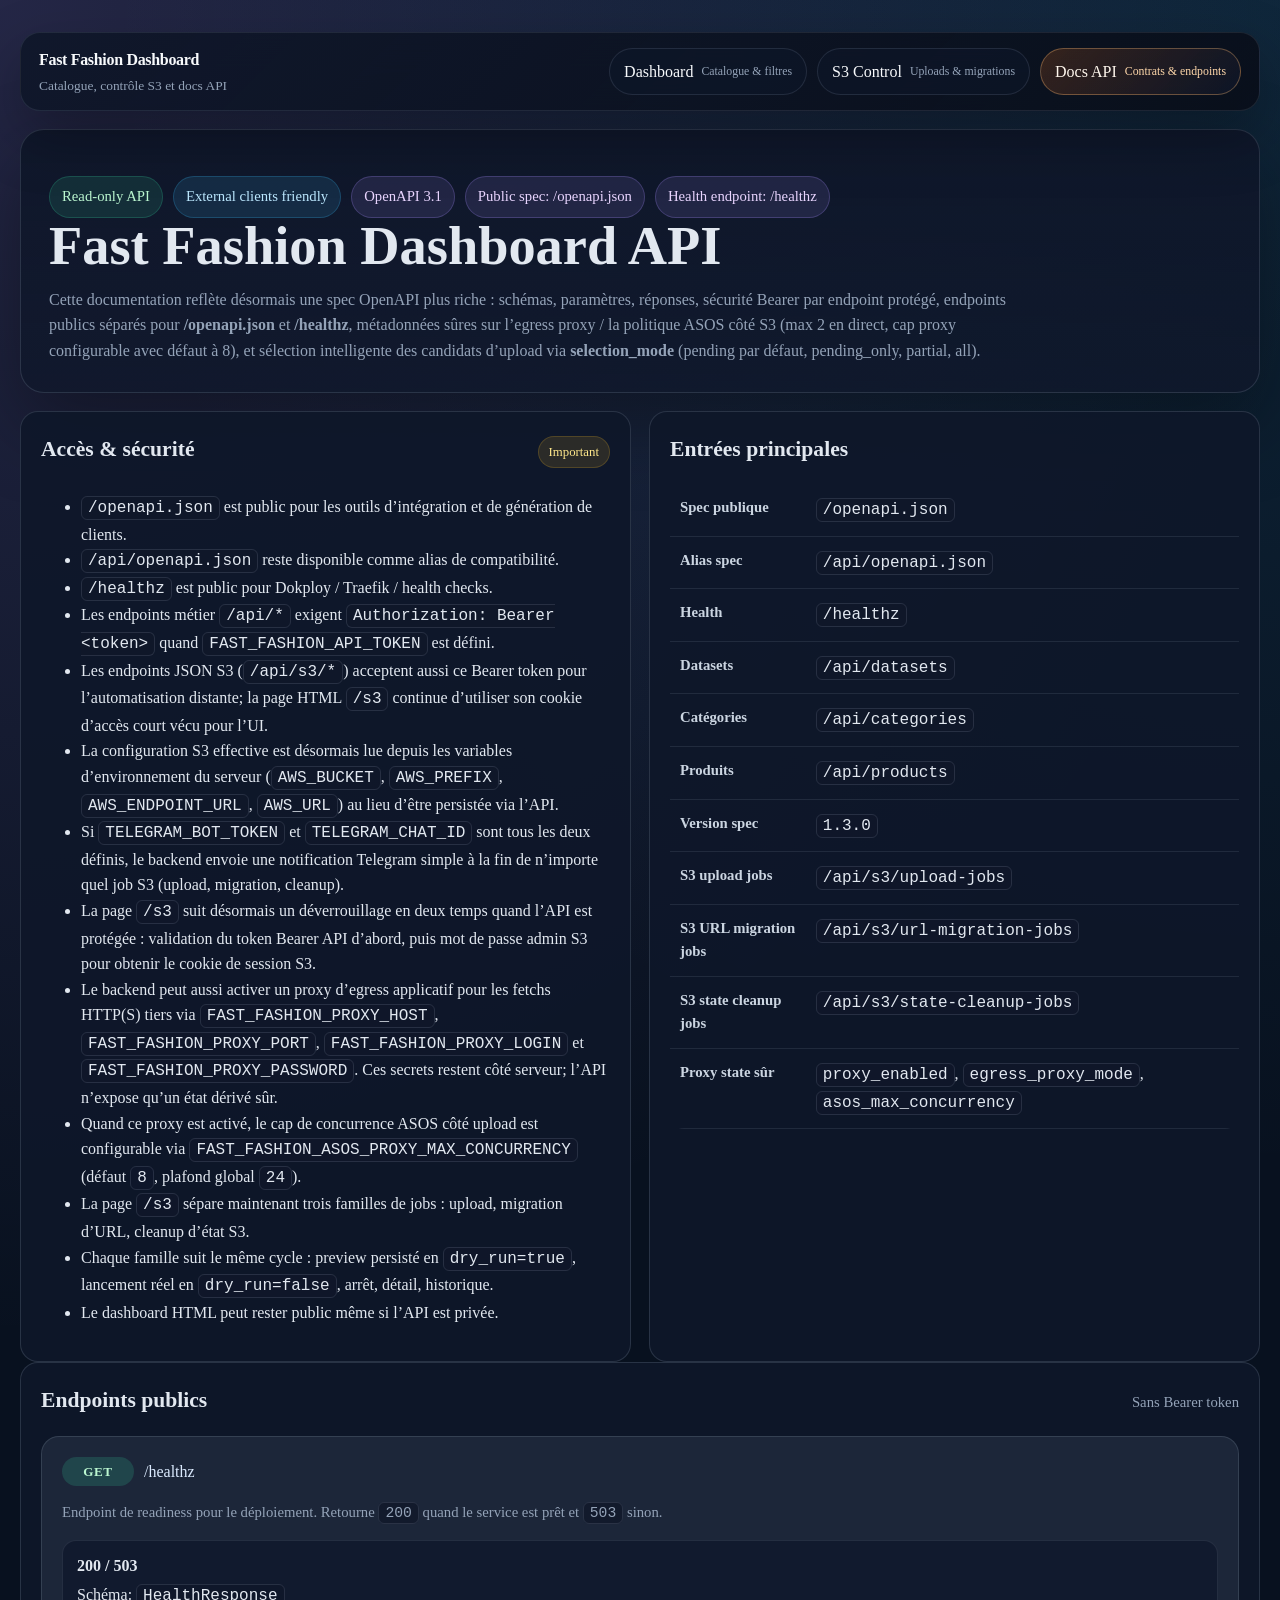
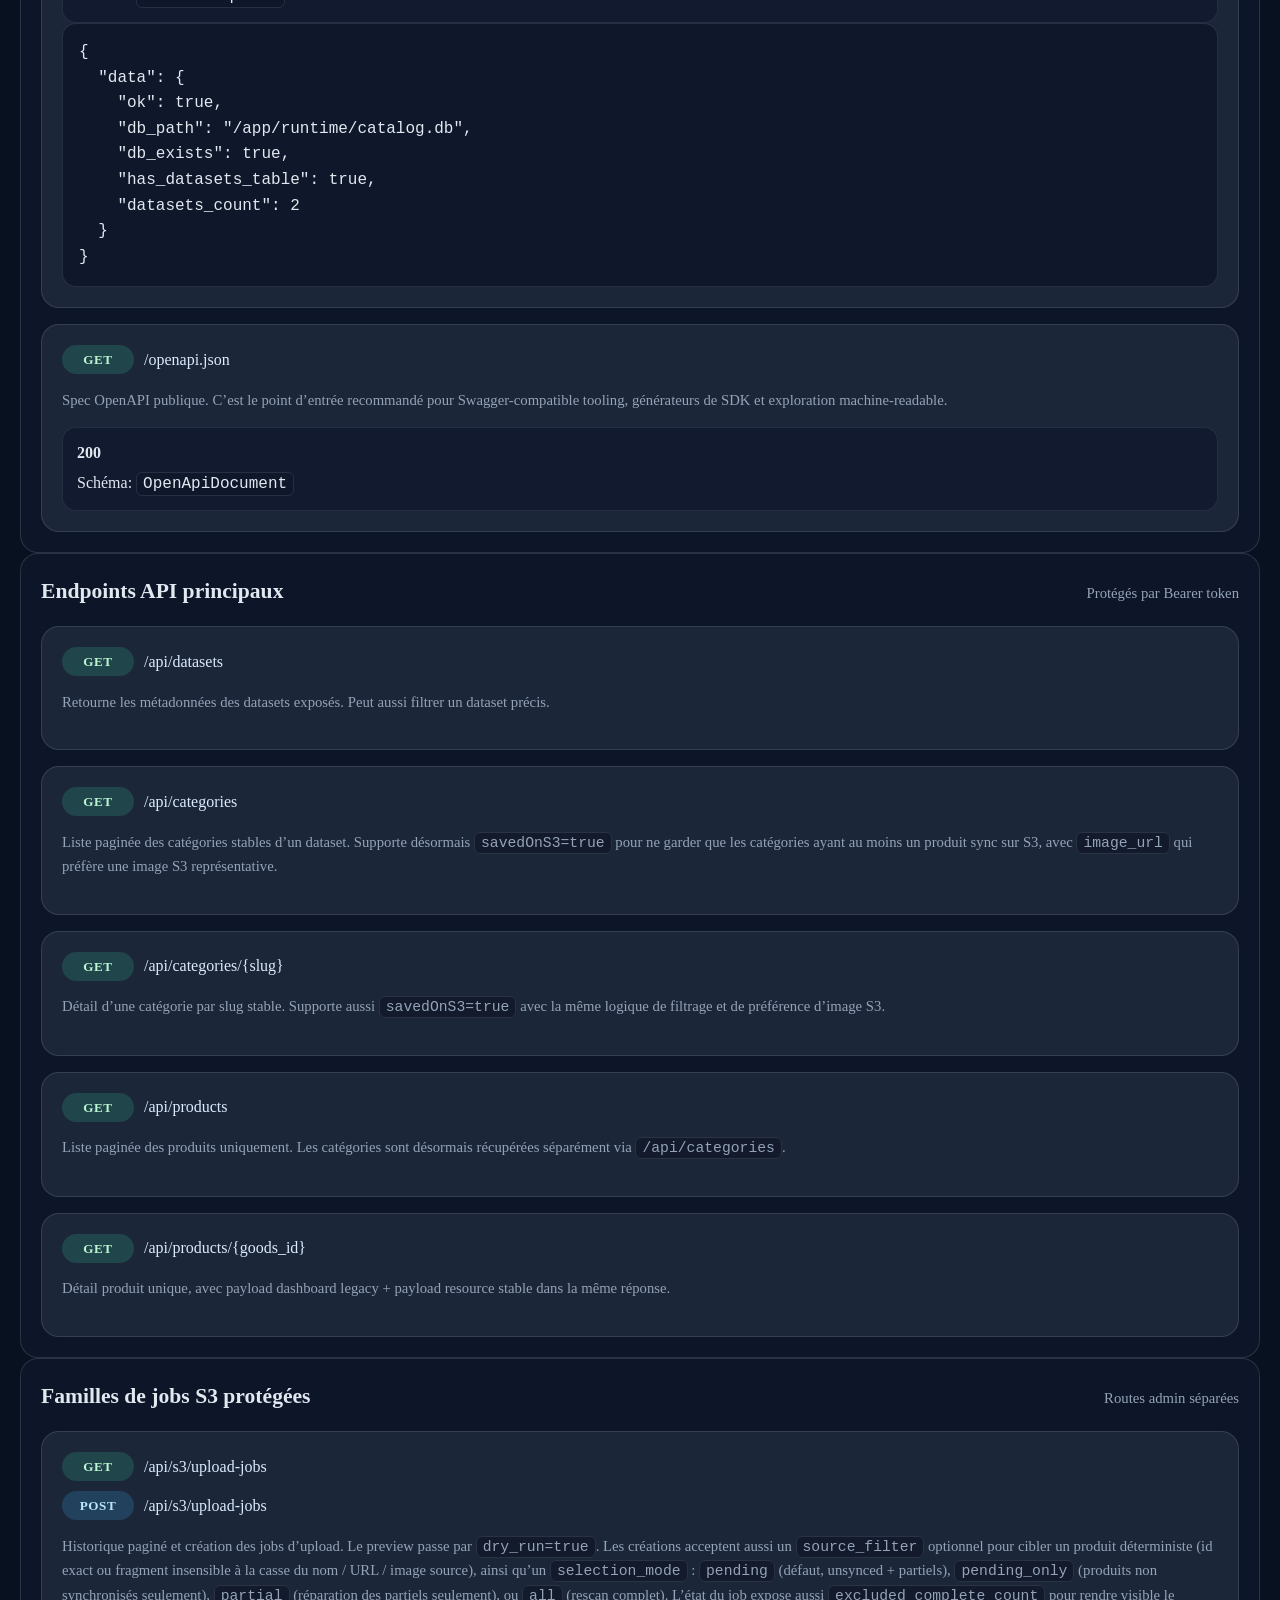
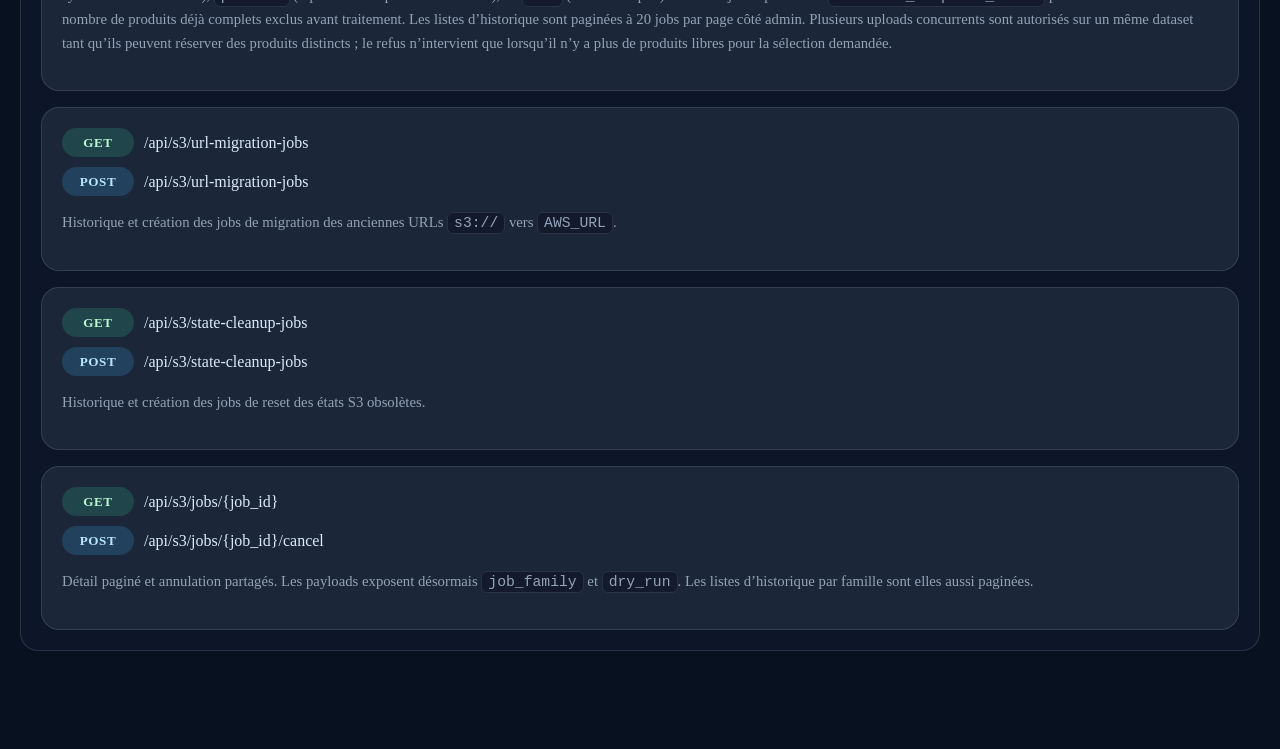
<file: docs.html>
<!doctype html>
<html lang="fr">
  <head>
    <meta charset="utf-8" />
    <meta name="viewport" content="width=device-width, initial-scale=1" />
    <title>Fast Fashion Dashboard API Docs</title>
    <link rel="stylesheet" href="./shared-ui.css?v=20260529-2" />
    <style>
      :root {
        color-scheme: dark;
        --bg: #08111f;
        --panel: rgba(15, 23, 42, 0.92);
        --panel-2: rgba(30, 41, 59, 0.92);
        --line: rgba(148, 163, 184, 0.2);
        --text: #e2e8f0;
        --muted: #94a3b8;
        --accent: #a78bfa;
        --accent-2: #38bdf8;
        --code: #0f172a;
        --ok: #34d399;
        --warn: #fbbf24;
      }
      * { box-sizing: border-box; }
      body {
        margin: 0;
        padding: 32px 20px 60px;
        font-family: "Iowan Old Style", "Palatino Linotype", "Book Antiqua", Palatino, Georgia, serif;
        background:
          radial-gradient(circle at top left, rgba(167, 139, 250, 0.18), transparent 32%),
          radial-gradient(circle at top right, rgba(56, 189, 248, 0.12), transparent 28%),
          var(--bg);
        color: var(--text);
        line-height: 1.6;
      }
      .wrap {
        max-width: 1240px;
        margin: 0 auto;
        padding: 0 0 80px;
      }
      .hero {
        background: linear-gradient(180deg, rgba(15, 23, 42, 0.96), rgba(15, 23, 42, 0.82));
        border: 1px solid var(--line);
        border-radius: 24px;
        padding: 28px;
        box-shadow: 0 30px 80px rgba(0, 0, 0, 0.35);
      }
      .hero h1 {
        margin: 0 0 12px;
        font-size: clamp(2rem, 5vw, 3.4rem);
        line-height: 1.05;
      }
      .hero p {
        margin: 0;
        color: var(--muted);
        max-width: 980px;
      }
      .pill-row {
        display: flex;
        flex-wrap: wrap;
        gap: 10px;
        margin-top: 18px;
      }
      .pill {
        display: inline-flex;
        align-items: center;
        gap: 8px;
        padding: 8px 12px;
        border-radius: 999px;
        background: rgba(167, 139, 250, 0.12);
        border: 1px solid rgba(167, 139, 250, 0.25);
        color: #e9d5ff;
        font-size: 0.92rem;
      }
      .pill.ok { background: rgba(52, 211, 153, 0.12); border-color: rgba(52, 211, 153, 0.22); color: #bbf7d0; }
      .pill.blue { background: rgba(56, 189, 248, 0.12); border-color: rgba(56, 189, 248, 0.22); color: #bae6fd; }
      .grid {
        display: grid;
        gap: 18px;
        margin-top: 18px;
      }
      .grid.two { grid-template-columns: repeat(2, minmax(0, 1fr)); }
      .card {
        background: var(--panel);
        border: 1px solid var(--line);
        border-radius: 18px;
        padding: 20px;
      }
      .card h2, .card h3 { margin-top: 0; }
      .card h2 { font-size: 1.35rem; }
      .card h3 { font-size: 1rem; color: #f8fafc; }
      .muted { color: var(--muted); }
      code, pre { font-family: ui-monospace, SFMono-Regular, Menlo, Monaco, Consolas, monospace; }
      pre {
        margin: 0;
        overflow: auto;
        padding: 16px;
        border-radius: 14px;
        background: var(--code);
        border: 1px solid rgba(148, 163, 184, 0.18);
      }
      code.inline {
        padding: 2px 6px;
        border-radius: 6px;
        background: rgba(15, 23, 42, 0.8);
        border: 1px solid rgba(148, 163, 184, 0.18);
      }
      .table {
        width: 100%;
        border-collapse: collapse;
        overflow: hidden;
        border-radius: 14px;
      }
      .table th, .table td {
        text-align: left;
        padding: 12px 10px;
        border-bottom: 1px solid rgba(148, 163, 184, 0.14);
        vertical-align: top;
      }
      .table th { color: #cbd5e1; font-size: 0.92rem; }
      .table td { color: #e2e8f0; }
      .endpoint {
        display: flex;
        flex-wrap: wrap;
        gap: 10px;
        align-items: center;
        margin-bottom: 10px;
      }
      .method {
        display: inline-flex;
        align-items: center;
        justify-content: center;
        min-width: 72px;
        padding: 4px 10px;
        border-radius: 999px;
        font-weight: 700;
        letter-spacing: 0.04em;
        font-size: 0.82rem;
      }
      .get { background: rgba(52, 211, 153, 0.18); color: #bbf7d0; }
      .post { background: rgba(56, 189, 248, 0.18); color: #bae6fd; }
      .path { color: #dbeafe; font-size: 1rem; }
      .small { font-size: 0.92rem; }
      a { color: #93c5fd; }
      ul { margin-top: 10px; }
      .section-title {
        display: flex;
        justify-content: space-between;
        align-items: baseline;
        gap: 12px;
        flex-wrap: wrap;
      }
      .badge {
        display: inline-flex;
        align-items: center;
        gap: 6px;
        padding: 5px 10px;
        border-radius: 999px;
        background: rgba(251, 191, 36, 0.12);
        color: #fde68a;
        border: 1px solid rgba(251, 191, 36, 0.18);
        font-size: 0.8rem;
      }
      .subgrid {
        display: grid;
        gap: 16px;
      }
      .param-list,
      .response-list {
        display: grid;
        gap: 10px;
        margin-top: 14px;
      }
      .param-item,
      .response-item {
        padding: 12px 14px;
        border-radius: 14px;
        background: rgba(15, 23, 42, 0.72);
        border: 1px solid rgba(148, 163, 184, 0.14);
      }
      .param-item strong,
      .response-item strong {
        display: block;
        margin-bottom: 4px;
      }
      @media (max-width: 900px) {
        .grid.two { grid-template-columns: 1fr; }
        body { padding: 18px 14px 60px; }
      }
    </style>
  </head>
  <body>
    <div class="wrap">
      <section class="hero">
        <div class="pill-row">
          <span class="pill ok">Read-only API</span>
          <span class="pill blue">External clients friendly</span>
          <span class="pill">OpenAPI 3.1</span>
          <span class="pill">Public spec: /openapi.json</span>
          <span class="pill">Health endpoint: /healthz</span>
        </div>
        <h1>Fast Fashion Dashboard API</h1>
        <p>
          Cette documentation reflète désormais une spec OpenAPI plus riche : schémas, paramètres, réponses, sécurité Bearer par endpoint protégé,
          endpoints publics séparés pour <strong>/openapi.json</strong> et <strong>/healthz</strong>, métadonnées sûres sur l’egress proxy / la politique ASOS côté S3 (max 2 en direct, cap proxy configurable avec défaut à 8),
          et sélection intelligente des candidats d’upload via <strong>selection_mode</strong> (pending par défaut, pending_only, partial, all).
        </p>
      </section>

      <div class="grid two">
        <section class="card">
          <div class="section-title">
            <h2>Accès & sécurité</h2>
            <span class="badge">Important</span>
          </div>
          <ul>
            <li><code class="inline">/openapi.json</code> est public pour les outils d’intégration et de génération de clients.</li>
            <li><code class="inline">/api/openapi.json</code> reste disponible comme alias de compatibilité.</li>
            <li><code class="inline">/healthz</code> est public pour Dokploy / Traefik / health checks.</li>
            <li>Les endpoints métier <code class="inline">/api/*</code> exigent <code class="inline">Authorization: Bearer &lt;token&gt;</code> quand <code class="inline">FAST_FASHION_API_TOKEN</code> est défini.</li>
            <li>Les endpoints JSON S3 (<code class="inline">/api/s3/*</code>) acceptent aussi ce Bearer token pour l’automatisation distante; la page HTML <code class="inline">/s3</code> continue d’utiliser son cookie d’accès court vécu pour l’UI.</li>
            <li>La configuration S3 effective est désormais lue depuis les variables d’environnement du serveur (<code class="inline">AWS_BUCKET</code>, <code class="inline">AWS_PREFIX</code>, <code class="inline">AWS_ENDPOINT_URL</code>, <code class="inline">AWS_URL</code>) au lieu d’être persistée via l’API.</li>
            <li>Si <code class="inline">TELEGRAM_BOT_TOKEN</code> et <code class="inline">TELEGRAM_CHAT_ID</code> sont tous les deux définis, le backend envoie une notification Telegram simple à la fin de n’importe quel job S3 (upload, migration, cleanup).</li>
            <li>La page <code class="inline">/s3</code> suit désormais un déverrouillage en deux temps quand l’API est protégée : validation du token Bearer API d’abord, puis mot de passe admin S3 pour obtenir le cookie de session S3.</li>
            <li>Le backend peut aussi activer un proxy d’egress applicatif pour les fetchs HTTP(S) tiers via <code class="inline">FAST_FASHION_PROXY_HOST</code>, <code class="inline">FAST_FASHION_PROXY_PORT</code>, <code class="inline">FAST_FASHION_PROXY_LOGIN</code> et <code class="inline">FAST_FASHION_PROXY_PASSWORD</code>. Ces secrets restent côté serveur; l’API n’expose qu’un état dérivé sûr.</li>
            <li>Quand ce proxy est activé, le cap de concurrence ASOS côté upload est configurable via <code class="inline">FAST_FASHION_ASOS_PROXY_MAX_CONCURRENCY</code> (défaut <code class="inline">8</code>, plafond global <code class="inline">24</code>).</li>
            <li>La page <code class="inline">/s3</code> sépare maintenant trois familles de jobs : upload, migration d’URL, cleanup d’état S3.</li>
            <li>Chaque famille suit le même cycle : preview persisté en <code class="inline">dry_run=true</code>, lancement réel en <code class="inline">dry_run=false</code>, arrêt, détail, historique.</li>
            <li>Le dashboard HTML peut rester public même si l’API est privée.</li>
          </ul>
        </section>

        <section class="card">
          <h2>Entrées principales</h2>
          <table class="table">
            <tr><th>Spec publique</th><td><code class="inline">/openapi.json</code></td></tr>
            <tr><th>Alias spec</th><td><code class="inline">/api/openapi.json</code></td></tr>
            <tr><th>Health</th><td><code class="inline">/healthz</code></td></tr>
            <tr><th>Datasets</th><td><code class="inline">/api/datasets</code></td></tr>
            <tr><th>Catégories</th><td><code class="inline">/api/categories</code></td></tr>
            <tr><th>Produits</th><td><code class="inline">/api/products</code></td></tr>
            <tr><th>Version spec</th><td><code class="inline">1.3.0</code></td></tr>
            <tr><th>S3 upload jobs</th><td><code class="inline">/api/s3/upload-jobs</code></td></tr>
            <tr><th>S3 URL migration jobs</th><td><code class="inline">/api/s3/url-migration-jobs</code></td></tr>
            <tr><th>S3 state cleanup jobs</th><td><code class="inline">/api/s3/state-cleanup-jobs</code></td></tr>
            <tr><th>Proxy state sûr</th><td><code class="inline">proxy_enabled</code>, <code class="inline">egress_proxy_mode</code>, <code class="inline">asos_max_concurrency</code></td></tr>
          </table>
        </section>
      </div>

      <section class="card">
        <div class="section-title">
          <h2>Endpoints publics</h2>
          <span class="muted small">Sans Bearer token</span>
        </div>
        <div class="subgrid">
          <article class="card" style="background: var(--panel-2);">
            <div class="endpoint"><span class="method get">GET</span><span class="path">/healthz</span></div>
            <p class="muted small">Endpoint de readiness pour le déploiement. Retourne <code class="inline">200</code> quand le service est prêt et <code class="inline">503</code> sinon.</p>
            <div class="response-list">
              <div class="response-item"><strong>200 / 503</strong><span>Schéma: <code class="inline">HealthResponse</code></span></div>
            </div>
            <pre>{
  "data": {
    "ok": true,
    "db_path": "/app/runtime/catalog.db",
    "db_exists": true,
    "has_datasets_table": true,
    "datasets_count": 2
  }
}</pre>
          </article>

          <article class="card" style="background: var(--panel-2);">
            <div class="endpoint"><span class="method get">GET</span><span class="path">/openapi.json</span></div>
            <p class="muted small">Spec OpenAPI publique. C’est le point d’entrée recommandé pour Swagger-compatible tooling, générateurs de SDK et exploration machine-readable.</p>
            <div class="response-list">
              <div class="response-item"><strong>200</strong><span>Schéma: <code class="inline">OpenApiDocument</code></span></div>
            </div>
          </article>
        </div>
      </section>

      <section class="card">
        <div class="section-title">
          <h2>Endpoints API principaux</h2>
          <span class="muted small">Protégés par Bearer token</span>
        </div>
        <div class="subgrid">
          <article class="card" style="background: var(--panel-2);">
            <div class="endpoint"><span class="method get">GET</span><span class="path">/api/datasets</span></div>
            <p class="muted small">Retourne les métadonnées des datasets exposés. Peut aussi filtrer un dataset précis.</p>
          </article>

          <article class="card" style="background: var(--panel-2);">
            <div class="endpoint"><span class="method get">GET</span><span class="path">/api/categories</span></div>
            <p class="muted small">Liste paginée des catégories stables d’un dataset. Supporte désormais <code class="inline">savedOnS3=true</code> pour ne garder que les catégories ayant au moins un produit sync sur S3, avec <code class="inline">image_url</code> qui préfère une image S3 représentative.</p>
          </article>

          <article class="card" style="background: var(--panel-2);">
            <div class="endpoint"><span class="method get">GET</span><span class="path">/api/categories/{slug}</span></div>
            <p class="muted small">Détail d’une catégorie par slug stable. Supporte aussi <code class="inline">savedOnS3=true</code> avec la même logique de filtrage et de préférence d’image S3.</p>
          </article>

          <article class="card" style="background: var(--panel-2);">
            <div class="endpoint"><span class="method get">GET</span><span class="path">/api/products</span></div>
            <p class="muted small">Liste paginée des produits uniquement. Les catégories sont désormais récupérées séparément via <code class="inline">/api/categories</code>.</p>
          </article>

          <article class="card" style="background: var(--panel-2);">
            <div class="endpoint"><span class="method get">GET</span><span class="path">/api/products/{goods_id}</span></div>
            <p class="muted small">Détail produit unique, avec payload dashboard legacy + payload resource stable dans la même réponse.</p>
          </article>
        </div>
      </section>

      <section class="card">
        <div class="section-title">
          <h2>Familles de jobs S3 protégées</h2>
          <span class="muted small">Routes admin séparées</span>
        </div>
        <div class="subgrid">
          <article class="card" style="background: var(--panel-2);">
            <div class="endpoint"><span class="method get">GET</span><span class="path">/api/s3/upload-jobs</span></div>
            <div class="endpoint"><span class="method post">POST</span><span class="path">/api/s3/upload-jobs</span></div>
            <p class="muted small">Historique paginé et création des jobs d’upload. Le preview passe par <code class="inline">dry_run=true</code>. Les créations acceptent aussi un <code class="inline">source_filter</code> optionnel pour cibler un produit déterministe (id exact ou fragment insensible à la casse du nom / URL / image source), ainsi qu’un <code class="inline">selection_mode</code> : <code class="inline">pending</code> (défaut, unsynced + partiels), <code class="inline">pending_only</code> (produits non synchronisés seulement), <code class="inline">partial</code> (réparation des partiels seulement), ou <code class="inline">all</code> (rescan complet). L’état du job expose aussi <code class="inline">excluded_complete_count</code> pour rendre visible le nombre de produits déjà complets exclus avant traitement. Les listes d’historique sont paginées à 20 jobs par page côté admin. Plusieurs uploads concurrents sont autorisés sur un même dataset tant qu’ils peuvent réserver des produits distincts ; le refus n’intervient que lorsqu’il n’y a plus de produits libres pour la sélection demandée.</p>
          </article>
          <article class="card" style="background: var(--panel-2);">
            <div class="endpoint"><span class="method get">GET</span><span class="path">/api/s3/url-migration-jobs</span></div>
            <div class="endpoint"><span class="method post">POST</span><span class="path">/api/s3/url-migration-jobs</span></div>
            <p class="muted small">Historique et création des jobs de migration des anciennes URLs <code class="inline">s3://</code> vers <code class="inline">AWS_URL</code>.</p>
          </article>
          <article class="card" style="background: var(--panel-2);">
            <div class="endpoint"><span class="method get">GET</span><span class="path">/api/s3/state-cleanup-jobs</span></div>
            <div class="endpoint"><span class="method post">POST</span><span class="path">/api/s3/state-cleanup-jobs</span></div>
            <p class="muted small">Historique et création des jobs de reset des états S3 obsolètes.</p>
          </article>
          <article class="card" style="background: var(--panel-2);">
            <div class="endpoint"><span class="method get">GET</span><span class="path">/api/s3/jobs/{job_id}</span></div>
            <div class="endpoint"><span class="method post">POST</span><span class="path">/api/s3/jobs/{job_id}/cancel</span></div>
            <p class="muted small">Détail paginé et annulation partagés. Les payloads exposent désormais <code class="inline">job_family</code> et <code class="inline">dry_run</code>. Les listes d’historique par famille sont elles aussi paginées.</p>
          </article>
        </div>
      </section>
    </div>

    <script src="./shared-ui.js?v=20260529-2"></script>
    <script>
      renderGlobalNav('docs');
    </script>
  </body>
</html>
</file>
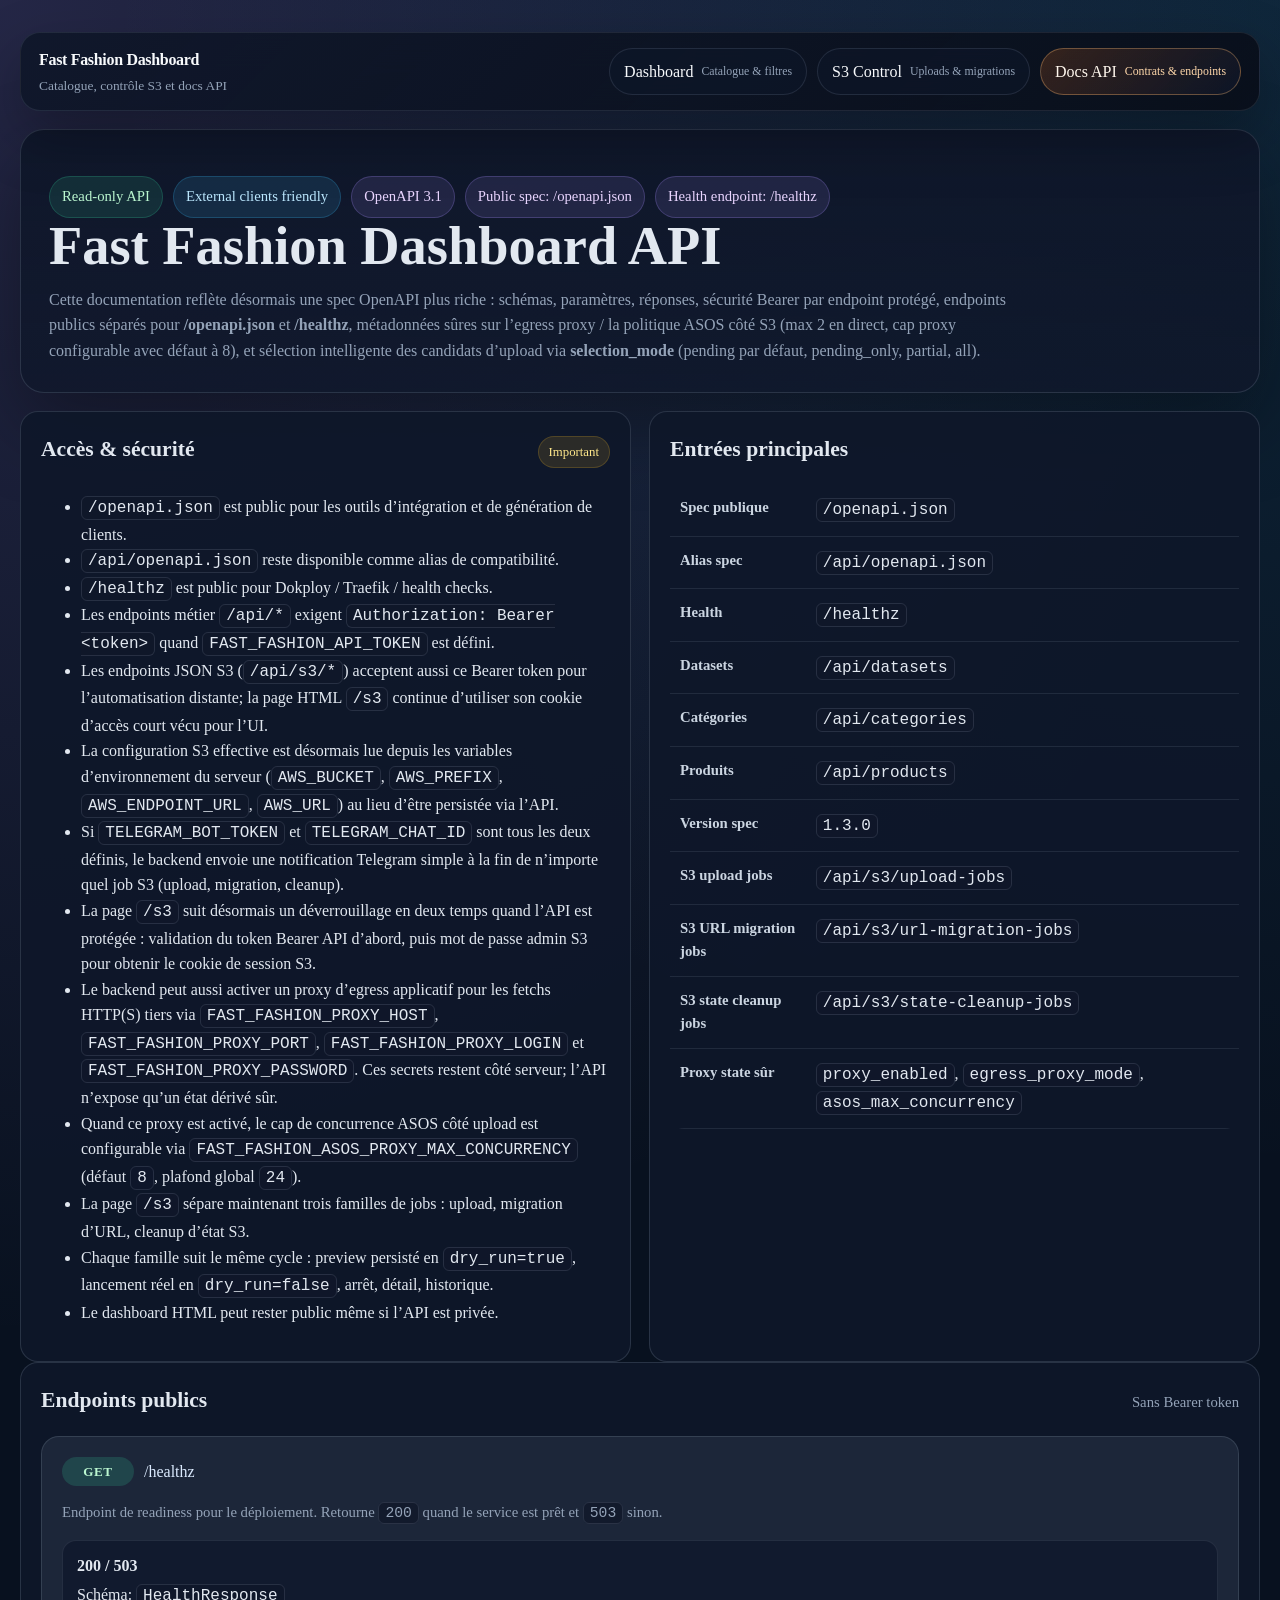
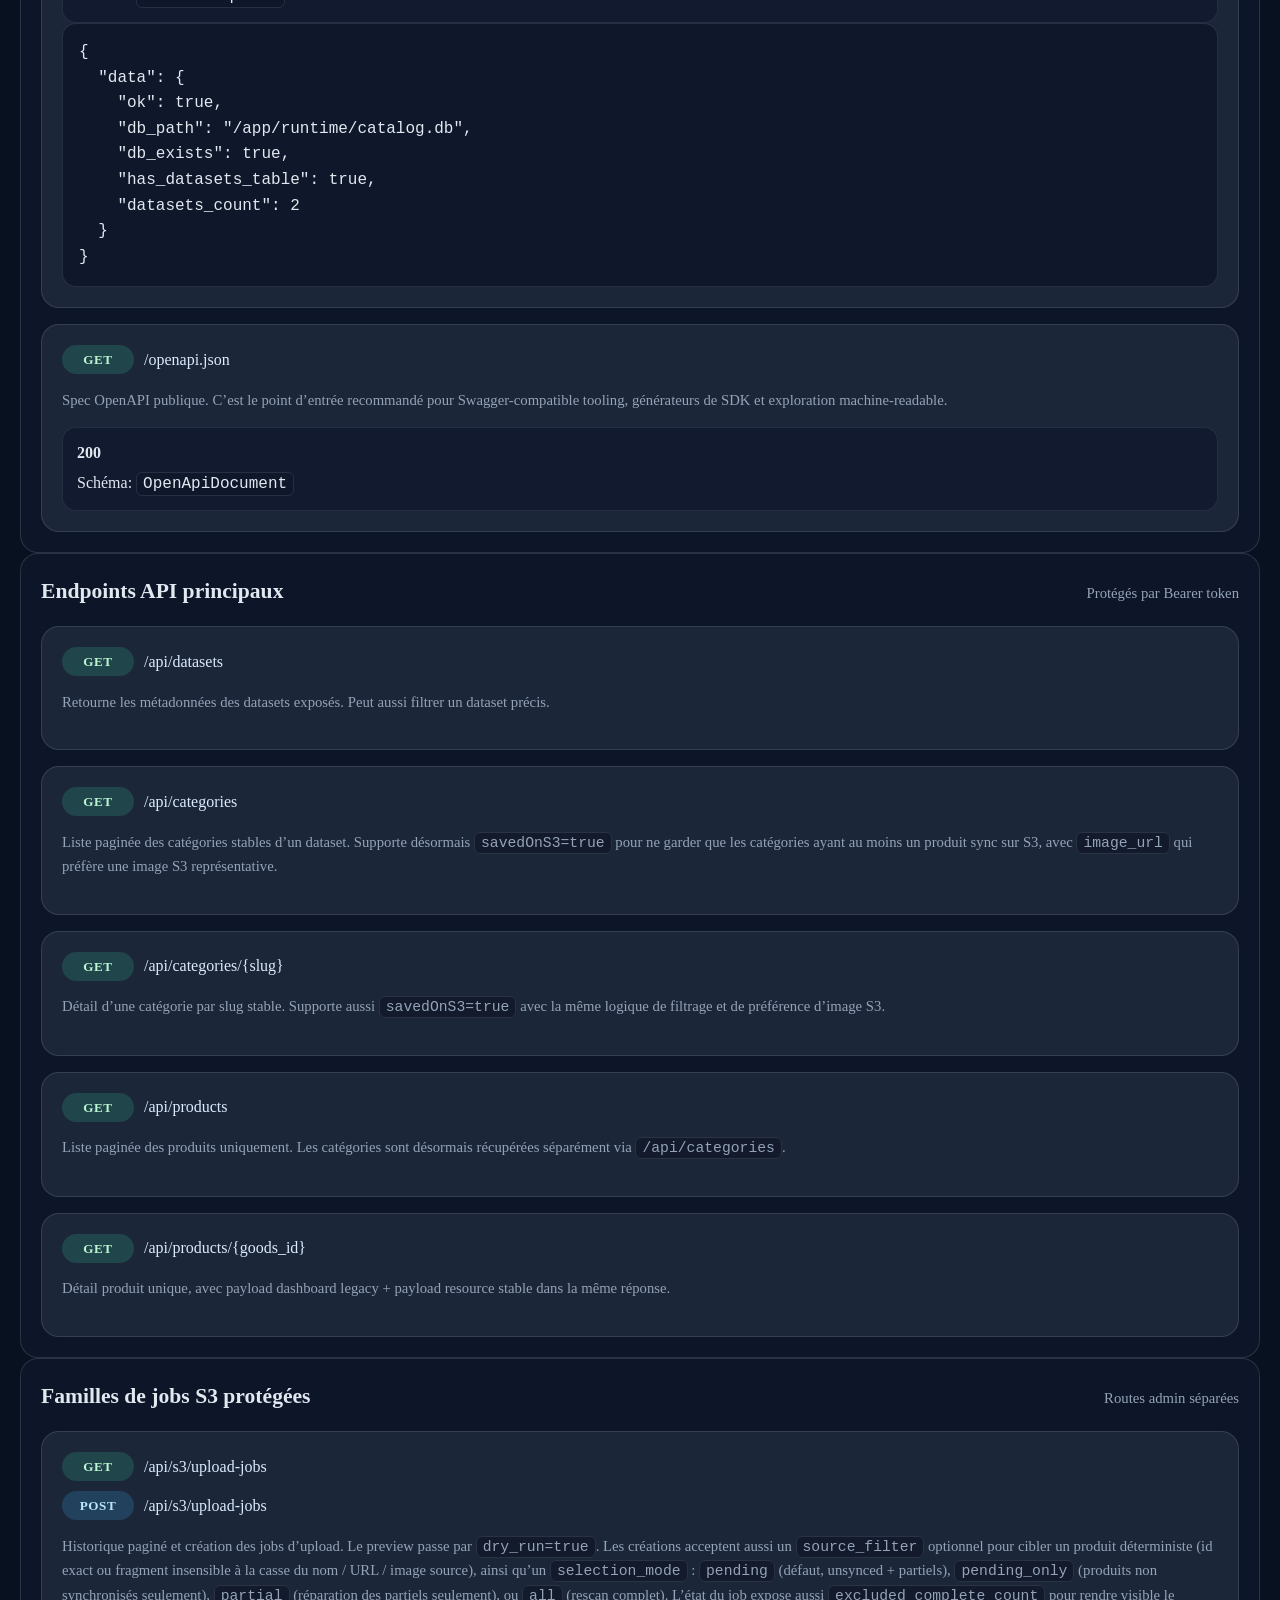
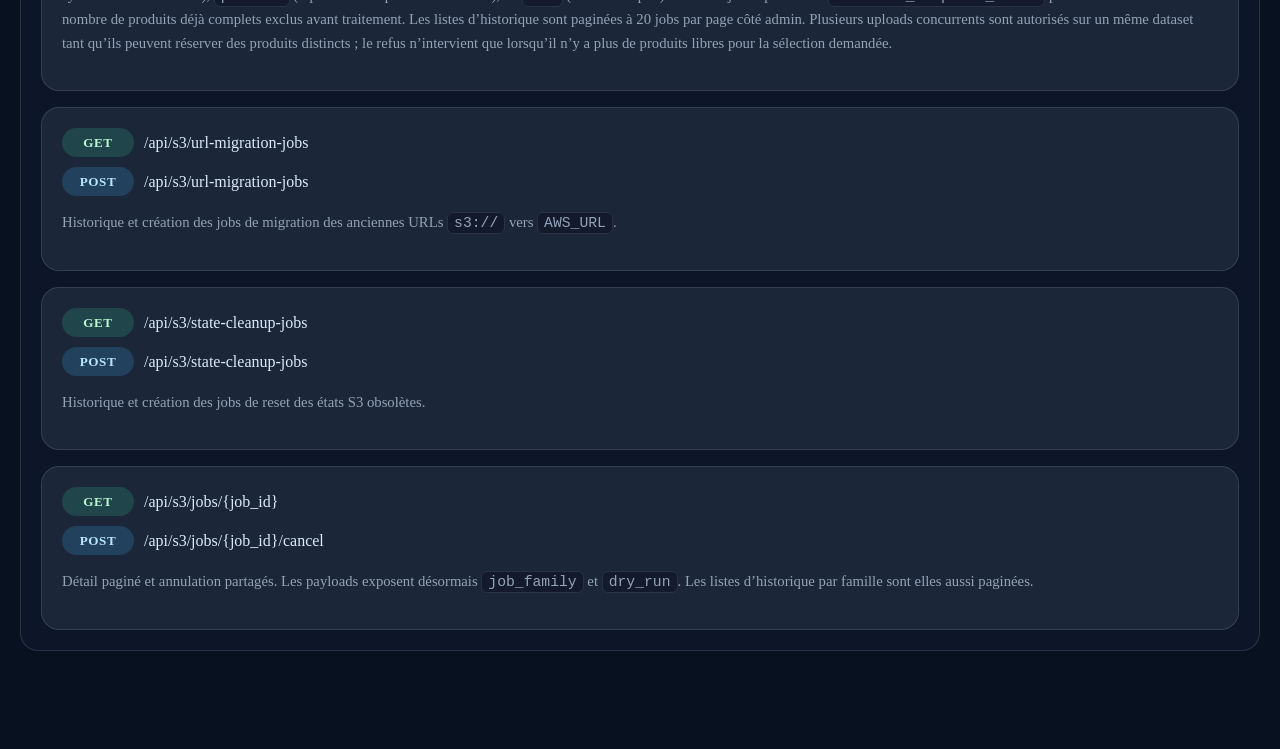
<file: public/docs.html>
<!doctype html>
<html lang="fr">
  <head>
    <meta charset="utf-8" />
    <meta name="viewport" content="width=device-width, initial-scale=1" />
    <title>Fast Fashion Dashboard API Docs</title>
    <link rel="stylesheet" href="./shared-ui.css?v=20260529-2" />
    <style>
      :root {
        color-scheme: dark;
        --bg: #08111f;
        --panel: rgba(15, 23, 42, 0.92);
        --panel-2: rgba(30, 41, 59, 0.92);
        --line: rgba(148, 163, 184, 0.2);
        --text: #e2e8f0;
        --muted: #94a3b8;
        --accent: #a78bfa;
        --accent-2: #38bdf8;
        --code: #0f172a;
        --ok: #34d399;
        --warn: #fbbf24;
      }
      * { box-sizing: border-box; }
      body {
        margin: 0;
        padding: 32px 20px 60px;
        font-family: "Iowan Old Style", "Palatino Linotype", "Book Antiqua", Palatino, Georgia, serif;
        background:
          radial-gradient(circle at top left, rgba(167, 139, 250, 0.18), transparent 32%),
          radial-gradient(circle at top right, rgba(56, 189, 248, 0.12), transparent 28%),
          var(--bg);
        color: var(--text);
        line-height: 1.6;
      }
      .wrap {
        max-width: 1240px;
        margin: 0 auto;
        padding: 0 0 80px;
      }
      .hero {
        background: linear-gradient(180deg, rgba(15, 23, 42, 0.96), rgba(15, 23, 42, 0.82));
        border: 1px solid var(--line);
        border-radius: 24px;
        padding: 28px;
        box-shadow: 0 30px 80px rgba(0, 0, 0, 0.35);
      }
      .hero h1 {
        margin: 0 0 12px;
        font-size: clamp(2rem, 5vw, 3.4rem);
        line-height: 1.05;
      }
      .hero p {
        margin: 0;
        color: var(--muted);
        max-width: 980px;
      }
      .pill-row {
        display: flex;
        flex-wrap: wrap;
        gap: 10px;
        margin-top: 18px;
      }
      .pill {
        display: inline-flex;
        align-items: center;
        gap: 8px;
        padding: 8px 12px;
        border-radius: 999px;
        background: rgba(167, 139, 250, 0.12);
        border: 1px solid rgba(167, 139, 250, 0.25);
        color: #e9d5ff;
        font-size: 0.92rem;
      }
      .pill.ok { background: rgba(52, 211, 153, 0.12); border-color: rgba(52, 211, 153, 0.22); color: #bbf7d0; }
      .pill.blue { background: rgba(56, 189, 248, 0.12); border-color: rgba(56, 189, 248, 0.22); color: #bae6fd; }
      .grid {
        display: grid;
        gap: 18px;
        margin-top: 18px;
      }
      .grid.two { grid-template-columns: repeat(2, minmax(0, 1fr)); }
      .card {
        background: var(--panel);
        border: 1px solid var(--line);
        border-radius: 18px;
        padding: 20px;
      }
      .card h2, .card h3 { margin-top: 0; }
      .card h2 { font-size: 1.35rem; }
      .card h3 { font-size: 1rem; color: #f8fafc; }
      .muted { color: var(--muted); }
      code, pre { font-family: ui-monospace, SFMono-Regular, Menlo, Monaco, Consolas, monospace; }
      pre {
        margin: 0;
        overflow: auto;
        padding: 16px;
        border-radius: 14px;
        background: var(--code);
        border: 1px solid rgba(148, 163, 184, 0.18);
      }
      code.inline {
        padding: 2px 6px;
        border-radius: 6px;
        background: rgba(15, 23, 42, 0.8);
        border: 1px solid rgba(148, 163, 184, 0.18);
      }
      .table {
        width: 100%;
        border-collapse: collapse;
        overflow: hidden;
        border-radius: 14px;
      }
      .table th, .table td {
        text-align: left;
        padding: 12px 10px;
        border-bottom: 1px solid rgba(148, 163, 184, 0.14);
        vertical-align: top;
      }
      .table th { color: #cbd5e1; font-size: 0.92rem; }
      .table td { color: #e2e8f0; }
      .endpoint {
        display: flex;
        flex-wrap: wrap;
        gap: 10px;
        align-items: center;
        margin-bottom: 10px;
      }
      .method {
        display: inline-flex;
        align-items: center;
        justify-content: center;
        min-width: 72px;
        padding: 4px 10px;
        border-radius: 999px;
        font-weight: 700;
        letter-spacing: 0.04em;
        font-size: 0.82rem;
      }
      .get { background: rgba(52, 211, 153, 0.18); color: #bbf7d0; }
      .post { background: rgba(56, 189, 248, 0.18); color: #bae6fd; }
      .path { color: #dbeafe; font-size: 1rem; }
      .small { font-size: 0.92rem; }
      a { color: #93c5fd; }
      ul { margin-top: 10px; }
      .section-title {
        display: flex;
        justify-content: space-between;
        align-items: baseline;
        gap: 12px;
        flex-wrap: wrap;
      }
      .badge {
        display: inline-flex;
        align-items: center;
        gap: 6px;
        padding: 5px 10px;
        border-radius: 999px;
        background: rgba(251, 191, 36, 0.12);
        color: #fde68a;
        border: 1px solid rgba(251, 191, 36, 0.18);
        font-size: 0.8rem;
      }
      .subgrid {
        display: grid;
        gap: 16px;
      }
      .param-list,
      .response-list {
        display: grid;
        gap: 10px;
        margin-top: 14px;
      }
      .param-item,
      .response-item {
        padding: 12px 14px;
        border-radius: 14px;
        background: rgba(15, 23, 42, 0.72);
        border: 1px solid rgba(148, 163, 184, 0.14);
      }
      .param-item strong,
      .response-item strong {
        display: block;
        margin-bottom: 4px;
      }
      @media (max-width: 900px) {
        .grid.two { grid-template-columns: 1fr; }
        body { padding: 18px 14px 60px; }
      }
    </style>
  </head>
  <body>
    <div class="wrap">
      <section class="hero">
        <div class="pill-row">
          <span class="pill ok">Read-only API</span>
          <span class="pill blue">External clients friendly</span>
          <span class="pill">OpenAPI 3.1</span>
          <span class="pill">Public spec: /openapi.json</span>
          <span class="pill">Health endpoint: /healthz</span>
        </div>
        <h1>Fast Fashion Dashboard API</h1>
        <p>
          Cette documentation reflète désormais une spec OpenAPI plus riche : schémas, paramètres, réponses, sécurité Bearer par endpoint protégé,
          endpoints publics séparés pour <strong>/openapi.json</strong> et <strong>/healthz</strong>, métadonnées sûres sur l’egress proxy / la politique ASOS côté S3 (max 2 en direct, cap proxy configurable avec défaut à 8),
          et sélection intelligente des candidats d’upload via <strong>selection_mode</strong> (pending par défaut, pending_only, partial, all).
        </p>
      </section>

      <div class="grid two">
        <section class="card">
          <div class="section-title">
            <h2>Accès & sécurité</h2>
            <span class="badge">Important</span>
          </div>
          <ul>
            <li><code class="inline">/openapi.json</code> est public pour les outils d’intégration et de génération de clients.</li>
            <li><code class="inline">/api/openapi.json</code> reste disponible comme alias de compatibilité.</li>
            <li><code class="inline">/healthz</code> est public pour Dokploy / Traefik / health checks.</li>
            <li>Les endpoints métier <code class="inline">/api/*</code> exigent <code class="inline">Authorization: Bearer &lt;token&gt;</code> quand <code class="inline">FAST_FASHION_API_TOKEN</code> est défini.</li>
            <li>Les endpoints JSON S3 (<code class="inline">/api/s3/*</code>) acceptent aussi ce Bearer token pour l’automatisation distante; la page HTML <code class="inline">/s3</code> continue d’utiliser son cookie d’accès court vécu pour l’UI.</li>
            <li>La configuration S3 effective est désormais lue depuis les variables d’environnement du serveur (<code class="inline">AWS_BUCKET</code>, <code class="inline">AWS_PREFIX</code>, <code class="inline">AWS_ENDPOINT_URL</code>, <code class="inline">AWS_URL</code>) au lieu d’être persistée via l’API.</li>
            <li>Si <code class="inline">TELEGRAM_BOT_TOKEN</code> et <code class="inline">TELEGRAM_CHAT_ID</code> sont tous les deux définis, le backend envoie une notification Telegram simple à la fin de n’importe quel job S3 (upload, migration, cleanup).</li>
            <li>La page <code class="inline">/s3</code> suit désormais un déverrouillage en deux temps quand l’API est protégée : validation du token Bearer API d’abord, puis mot de passe admin S3 pour obtenir le cookie de session S3.</li>
            <li>Le backend peut aussi activer un proxy d’egress applicatif pour les fetchs HTTP(S) tiers via <code class="inline">FAST_FASHION_PROXY_HOST</code>, <code class="inline">FAST_FASHION_PROXY_PORT</code>, <code class="inline">FAST_FASHION_PROXY_LOGIN</code> et <code class="inline">FAST_FASHION_PROXY_PASSWORD</code>. Ces secrets restent côté serveur; l’API n’expose qu’un état dérivé sûr.</li>
            <li>Quand ce proxy est activé, le cap de concurrence ASOS côté upload est configurable via <code class="inline">FAST_FASHION_ASOS_PROXY_MAX_CONCURRENCY</code> (défaut <code class="inline">8</code>, plafond global <code class="inline">24</code>).</li>
            <li>La page <code class="inline">/s3</code> sépare maintenant trois familles de jobs : upload, migration d’URL, cleanup d’état S3.</li>
            <li>Chaque famille suit le même cycle : preview persisté en <code class="inline">dry_run=true</code>, lancement réel en <code class="inline">dry_run=false</code>, arrêt, détail, historique.</li>
            <li>Le dashboard HTML peut rester public même si l’API est privée.</li>
          </ul>
        </section>

        <section class="card">
          <h2>Entrées principales</h2>
          <table class="table">
            <tr><th>Spec publique</th><td><code class="inline">/openapi.json</code></td></tr>
            <tr><th>Alias spec</th><td><code class="inline">/api/openapi.json</code></td></tr>
            <tr><th>Health</th><td><code class="inline">/healthz</code></td></tr>
            <tr><th>Datasets</th><td><code class="inline">/api/datasets</code></td></tr>
            <tr><th>Catégories</th><td><code class="inline">/api/categories</code></td></tr>
            <tr><th>Produits</th><td><code class="inline">/api/products</code></td></tr>
            <tr><th>Version spec</th><td><code class="inline">1.3.0</code></td></tr>
            <tr><th>S3 upload jobs</th><td><code class="inline">/api/s3/upload-jobs</code></td></tr>
            <tr><th>S3 URL migration jobs</th><td><code class="inline">/api/s3/url-migration-jobs</code></td></tr>
            <tr><th>S3 state cleanup jobs</th><td><code class="inline">/api/s3/state-cleanup-jobs</code></td></tr>
            <tr><th>Proxy state sûr</th><td><code class="inline">proxy_enabled</code>, <code class="inline">egress_proxy_mode</code>, <code class="inline">asos_max_concurrency</code></td></tr>
          </table>
        </section>
      </div>

      <section class="card">
        <div class="section-title">
          <h2>Endpoints publics</h2>
          <span class="muted small">Sans Bearer token</span>
        </div>
        <div class="subgrid">
          <article class="card" style="background: var(--panel-2);">
            <div class="endpoint"><span class="method get">GET</span><span class="path">/healthz</span></div>
            <p class="muted small">Endpoint de readiness pour le déploiement. Retourne <code class="inline">200</code> quand le service est prêt et <code class="inline">503</code> sinon.</p>
            <div class="response-list">
              <div class="response-item"><strong>200 / 503</strong><span>Schéma: <code class="inline">HealthResponse</code></span></div>
            </div>
            <pre>{
  "data": {
    "ok": true,
    "db_path": "/app/runtime/catalog.db",
    "db_exists": true,
    "has_datasets_table": true,
    "datasets_count": 2
  }
}</pre>
          </article>

          <article class="card" style="background: var(--panel-2);">
            <div class="endpoint"><span class="method get">GET</span><span class="path">/openapi.json</span></div>
            <p class="muted small">Spec OpenAPI publique. C’est le point d’entrée recommandé pour Swagger-compatible tooling, générateurs de SDK et exploration machine-readable.</p>
            <div class="response-list">
              <div class="response-item"><strong>200</strong><span>Schéma: <code class="inline">OpenApiDocument</code></span></div>
            </div>
          </article>
        </div>
      </section>

      <section class="card">
        <div class="section-title">
          <h2>Endpoints API principaux</h2>
          <span class="muted small">Protégés par Bearer token</span>
        </div>
        <div class="subgrid">
          <article class="card" style="background: var(--panel-2);">
            <div class="endpoint"><span class="method get">GET</span><span class="path">/api/datasets</span></div>
            <p class="muted small">Retourne les métadonnées des datasets exposés. Peut aussi filtrer un dataset précis.</p>
          </article>

          <article class="card" style="background: var(--panel-2);">
            <div class="endpoint"><span class="method get">GET</span><span class="path">/api/categories</span></div>
            <p class="muted small">Liste paginée des catégories stables d’un dataset. Supporte désormais <code class="inline">savedOnS3=true</code> pour ne garder que les catégories ayant au moins un produit sync sur S3, avec <code class="inline">image_url</code> qui préfère une image S3 représentative.</p>
          </article>

          <article class="card" style="background: var(--panel-2);">
            <div class="endpoint"><span class="method get">GET</span><span class="path">/api/categories/{slug}</span></div>
            <p class="muted small">Détail d’une catégorie par slug stable. Supporte aussi <code class="inline">savedOnS3=true</code> avec la même logique de filtrage et de préférence d’image S3.</p>
          </article>

          <article class="card" style="background: var(--panel-2);">
            <div class="endpoint"><span class="method get">GET</span><span class="path">/api/products</span></div>
            <p class="muted small">Liste paginée des produits uniquement. Les catégories sont désormais récupérées séparément via <code class="inline">/api/categories</code>.</p>
          </article>

          <article class="card" style="background: var(--panel-2);">
            <div class="endpoint"><span class="method get">GET</span><span class="path">/api/products/{goods_id}</span></div>
            <p class="muted small">Détail produit unique, avec payload dashboard legacy + payload resource stable dans la même réponse.</p>
          </article>
        </div>
      </section>

      <section class="card">
        <div class="section-title">
          <h2>Familles de jobs S3 protégées</h2>
          <span class="muted small">Routes admin séparées</span>
        </div>
        <div class="subgrid">
          <article class="card" style="background: var(--panel-2);">
            <div class="endpoint"><span class="method get">GET</span><span class="path">/api/s3/upload-jobs</span></div>
            <div class="endpoint"><span class="method post">POST</span><span class="path">/api/s3/upload-jobs</span></div>
            <p class="muted small">Historique paginé et création des jobs d’upload. Le preview passe par <code class="inline">dry_run=true</code>. Les créations acceptent aussi un <code class="inline">source_filter</code> optionnel pour cibler un produit déterministe (id exact ou fragment insensible à la casse du nom / URL / image source), ainsi qu’un <code class="inline">selection_mode</code> : <code class="inline">pending</code> (défaut, unsynced + partiels), <code class="inline">pending_only</code> (produits non synchronisés seulement), <code class="inline">partial</code> (réparation des partiels seulement), ou <code class="inline">all</code> (rescan complet). L’état du job expose aussi <code class="inline">excluded_complete_count</code> pour rendre visible le nombre de produits déjà complets exclus avant traitement. Les listes d’historique sont paginées à 20 jobs par page côté admin. Plusieurs uploads concurrents sont autorisés sur un même dataset tant qu’ils peuvent réserver des produits distincts ; le refus n’intervient que lorsqu’il n’y a plus de produits libres pour la sélection demandée.</p>
          </article>
          <article class="card" style="background: var(--panel-2);">
            <div class="endpoint"><span class="method get">GET</span><span class="path">/api/s3/url-migration-jobs</span></div>
            <div class="endpoint"><span class="method post">POST</span><span class="path">/api/s3/url-migration-jobs</span></div>
            <p class="muted small">Historique et création des jobs de migration des anciennes URLs <code class="inline">s3://</code> vers <code class="inline">AWS_URL</code>.</p>
          </article>
          <article class="card" style="background: var(--panel-2);">
            <div class="endpoint"><span class="method get">GET</span><span class="path">/api/s3/state-cleanup-jobs</span></div>
            <div class="endpoint"><span class="method post">POST</span><span class="path">/api/s3/state-cleanup-jobs</span></div>
            <p class="muted small">Historique et création des jobs de reset des états S3 obsolètes.</p>
          </article>
          <article class="card" style="background: var(--panel-2);">
            <div class="endpoint"><span class="method get">GET</span><span class="path">/api/s3/jobs/{job_id}</span></div>
            <div class="endpoint"><span class="method post">POST</span><span class="path">/api/s3/jobs/{job_id}/cancel</span></div>
            <p class="muted small">Détail paginé et annulation partagés. Les payloads exposent désormais <code class="inline">job_family</code> et <code class="inline">dry_run</code>. Les listes d’historique par famille sont elles aussi paginées.</p>
          </article>
        </div>
      </section>
    </div>

    <script src="./shared-ui.js?v=20260604-1"></script>
    <script src="./docs.js?v=20260604-1"></script>
  </body>
</html>
</file>
<file: shared-ui.css>
:root {
  --nav-bg: rgba(8, 12, 22, 0.84);
  --nav-line: rgba(148, 163, 184, 0.14);
  --nav-text: #f8fafc;
  --nav-muted: #94a3b8;
  --nav-accent: #fdba74;
}

.global-nav-shell {
  position: sticky;
  top: 14px;
  z-index: 60;
  margin: 0 auto 18px;
}

.global-nav {
  max-width: 1440px;
  margin: 0 auto;
  display: flex;
  align-items: center;
  justify-content: space-between;
  gap: 16px;
  flex-wrap: wrap;
  padding: 14px 18px;
  border-radius: 20px;
  border: 1px solid var(--nav-line);
  background: linear-gradient(135deg, rgba(15, 23, 42, 0.94), var(--nav-bg));
  box-shadow: 0 24px 60px rgba(0, 0, 0, 0.28);
  backdrop-filter: blur(18px);
}

.global-nav-brand {
  display: grid;
  gap: 2px;
  min-width: 210px;
}

.global-nav-brand strong {
  color: var(--nav-text);
  font-size: 1rem;
  letter-spacing: -0.02em;
}

.global-nav-brand span {
  color: var(--nav-muted);
  font-size: 0.84rem;
}

.global-nav-links {
  display: flex;
  gap: 10px;
  flex-wrap: wrap;
}

.global-nav-link {
  display: inline-flex;
  align-items: center;
  gap: 8px;
  padding: 10px 14px;
  border-radius: 999px;
  color: var(--nav-text);
  text-decoration: none;
  border: 1px solid rgba(148, 163, 184, 0.16);
  background: rgba(15, 23, 42, 0.66);
  transition: transform 140ms ease, background 140ms ease, border-color 140ms ease, color 140ms ease;
}

.global-nav-link:hover {
  transform: translateY(-1px);
  border-color: rgba(253, 186, 116, 0.3);
  background: rgba(15, 23, 42, 0.9);
}

.global-nav-link.is-active {
  border-color: rgba(253, 186, 116, 0.34);
  background: linear-gradient(135deg, rgba(249, 115, 22, 0.18), rgba(15, 23, 42, 0.78));
  color: #fff7ed;
}

.global-nav-link small {
  color: var(--nav-muted);
  font-size: 0.74rem;
}

.global-nav-link.is-active small {
  color: #fed7aa;
}

.auth-form,
.auth-stack {
  display: grid;
  gap: 12px;
}

.secret-field {
  display: grid;
  grid-template-columns: minmax(0, 1fr) auto;
  gap: 10px;
  align-items: center;
}

.secret-field input {
  min-width: 0;
}

.secret-toggle {
  min-width: 108px;
  white-space: nowrap;
}

button.is-loading,
.button-like.is-loading {
  position: relative;
  cursor: progress;
}

button.is-loading::after,
.button-like.is-loading::after {
  content: '';
  width: 14px;
  height: 14px;
  border-radius: 50%;
  border: 2px solid rgba(255, 255, 255, 0.2);
  border-top-color: currentColor;
  display: inline-block;
  margin-left: 10px;
  vertical-align: -2px;
  animation: shared-spin 0.85s linear infinite;
}

button:disabled,
input:disabled,
select:disabled,
textarea:disabled {
  opacity: 0.66;
  cursor: not-allowed;
}

.tabs {
  display: inline-flex;
  align-items: center;
  gap: 8px;
  padding: 8px;
  border-radius: 18px;
  background: rgba(15, 23, 42, 0.72);
  border: 1px solid rgba(148, 163, 184, 0.14);
}

.tab-button {
  border: 1px solid transparent;
  border-radius: 14px;
  padding: 12px 16px;
  min-width: 180px;
  background: transparent;
  color: inherit;
  transition: transform 120ms ease, border-color 120ms ease, background 120ms ease;
}

.tab-button:hover {
  transform: translateY(-1px);
  border-color: rgba(253, 186, 116, 0.22);
}

.tab-button.is-active {
  background: linear-gradient(135deg, rgba(249, 115, 22, 0.16), rgba(15, 23, 42, 0.88));
  border-color: rgba(253, 186, 116, 0.28);
}

.tab-button strong,
.tab-button span {
  display: block;
}

.tab-button span {
  margin-top: 4px;
  color: var(--nav-muted);
  font-size: 0.82rem;
}

.tab-panel {
  display: none;
}

.tab-panel.is-active {
  display: block;
}

.visually-hidden {
  position: absolute !important;
  width: 1px;
  height: 1px;
  padding: 0;
  margin: -1px;
  overflow: hidden;
  clip: rect(0, 0, 0, 0);
  white-space: nowrap;
  border: 0;
}

@keyframes shared-spin {
  to { transform: rotate(360deg); }
}

@media (max-width: 900px) {
  .global-nav {
    padding: 12px 14px;
  }

  .global-nav-links {
    width: 100%;
  }

  .global-nav-link {
    flex: 1 1 180px;
    justify-content: center;
  }

  .secret-field {
    grid-template-columns: 1fr;
  }

  .secret-toggle,
  .tab-button {
    min-width: 0;
    width: 100%;
  }

  .tabs {
    width: 100%;
    display: grid;
  }
}
</file>
<file: public/shared-ui.css>
:root {
  --nav-bg: rgba(8, 12, 22, 0.84);
  --nav-line: rgba(148, 163, 184, 0.14);
  --nav-text: #f8fafc;
  --nav-muted: #94a3b8;
  --nav-accent: #fdba74;
}

.global-nav-shell {
  position: sticky;
  top: 14px;
  z-index: 60;
  margin: 0 auto 18px;
}

.global-nav {
  max-width: 1440px;
  margin: 0 auto;
  display: flex;
  align-items: center;
  justify-content: space-between;
  gap: 16px;
  flex-wrap: wrap;
  padding: 14px 18px;
  border-radius: 20px;
  border: 1px solid var(--nav-line);
  background: linear-gradient(135deg, rgba(15, 23, 42, 0.94), var(--nav-bg));
  box-shadow: 0 24px 60px rgba(0, 0, 0, 0.28);
  backdrop-filter: blur(18px);
}

.global-nav-brand {
  display: grid;
  gap: 2px;
  min-width: 210px;
}

.global-nav-brand strong {
  color: var(--nav-text);
  font-size: 1rem;
  letter-spacing: -0.02em;
}

.global-nav-brand span {
  color: var(--nav-muted);
  font-size: 0.84rem;
}

.global-nav-links {
  display: flex;
  gap: 10px;
  flex-wrap: wrap;
}

.global-nav-link {
  display: inline-flex;
  align-items: center;
  gap: 8px;
  padding: 10px 14px;
  border-radius: 999px;
  color: var(--nav-text);
  text-decoration: none;
  border: 1px solid rgba(148, 163, 184, 0.16);
  background: rgba(15, 23, 42, 0.66);
  transition: transform 140ms ease, background 140ms ease, border-color 140ms ease, color 140ms ease;
}

.global-nav-link:hover {
  transform: translateY(-1px);
  border-color: rgba(253, 186, 116, 0.3);
  background: rgba(15, 23, 42, 0.9);
}

.global-nav-link.is-active {
  border-color: rgba(253, 186, 116, 0.34);
  background: linear-gradient(135deg, rgba(249, 115, 22, 0.18), rgba(15, 23, 42, 0.78));
  color: #fff7ed;
}

.global-nav-link small {
  color: var(--nav-muted);
  font-size: 0.74rem;
}

.global-nav-link.is-active small {
  color: #fed7aa;
}

.auth-form,
.auth-stack {
  display: grid;
  gap: 12px;
}

.secret-field {
  display: grid;
  grid-template-columns: minmax(0, 1fr) auto;
  gap: 10px;
  align-items: center;
}

.secret-field input {
  min-width: 0;
}

.secret-toggle {
  min-width: 108px;
  white-space: nowrap;
}

button.is-loading,
.button-like.is-loading {
  position: relative;
  cursor: progress;
}

button.is-loading::after,
.button-like.is-loading::after {
  content: '';
  width: 14px;
  height: 14px;
  border-radius: 50%;
  border: 2px solid rgba(255, 255, 255, 0.2);
  border-top-color: currentColor;
  display: inline-block;
  margin-left: 10px;
  vertical-align: -2px;
  animation: shared-spin 0.85s linear infinite;
}

button:disabled,
input:disabled,
select:disabled,
textarea:disabled {
  opacity: 0.66;
  cursor: not-allowed;
}

.tabs {
  display: inline-flex;
  align-items: center;
  gap: 8px;
  padding: 8px;
  border-radius: 18px;
  background: rgba(15, 23, 42, 0.72);
  border: 1px solid rgba(148, 163, 184, 0.14);
}

.tab-button {
  border: 1px solid transparent;
  border-radius: 14px;
  padding: 12px 16px;
  min-width: 180px;
  background: transparent;
  color: inherit;
  transition: transform 120ms ease, border-color 120ms ease, background 120ms ease;
}

.tab-button:hover {
  transform: translateY(-1px);
  border-color: rgba(253, 186, 116, 0.22);
}

.tab-button.is-active {
  background: linear-gradient(135deg, rgba(249, 115, 22, 0.16), rgba(15, 23, 42, 0.88));
  border-color: rgba(253, 186, 116, 0.28);
}

.tab-button strong,
.tab-button span {
  display: block;
}

.tab-button span {
  margin-top: 4px;
  color: var(--nav-muted);
  font-size: 0.82rem;
}

.tab-panel {
  display: none;
}

.tab-panel.is-active {
  display: block;
}

.visually-hidden {
  position: absolute !important;
  width: 1px;
  height: 1px;
  padding: 0;
  margin: -1px;
  overflow: hidden;
  clip: rect(0, 0, 0, 0);
  white-space: nowrap;
  border: 0;
}

@keyframes shared-spin {
  to { transform: rotate(360deg); }
}

@media (max-width: 900px) {
  .global-nav {
    padding: 12px 14px;
  }

  .global-nav-links {
    width: 100%;
  }

  .global-nav-link {
    flex: 1 1 180px;
    justify-content: center;
  }

  .secret-field {
    grid-template-columns: 1fr;
  }

  .secret-toggle,
  .tab-button {
    min-width: 0;
    width: 100%;
  }

  .tabs {
    width: 100%;
    display: grid;
  }
}
</file>
